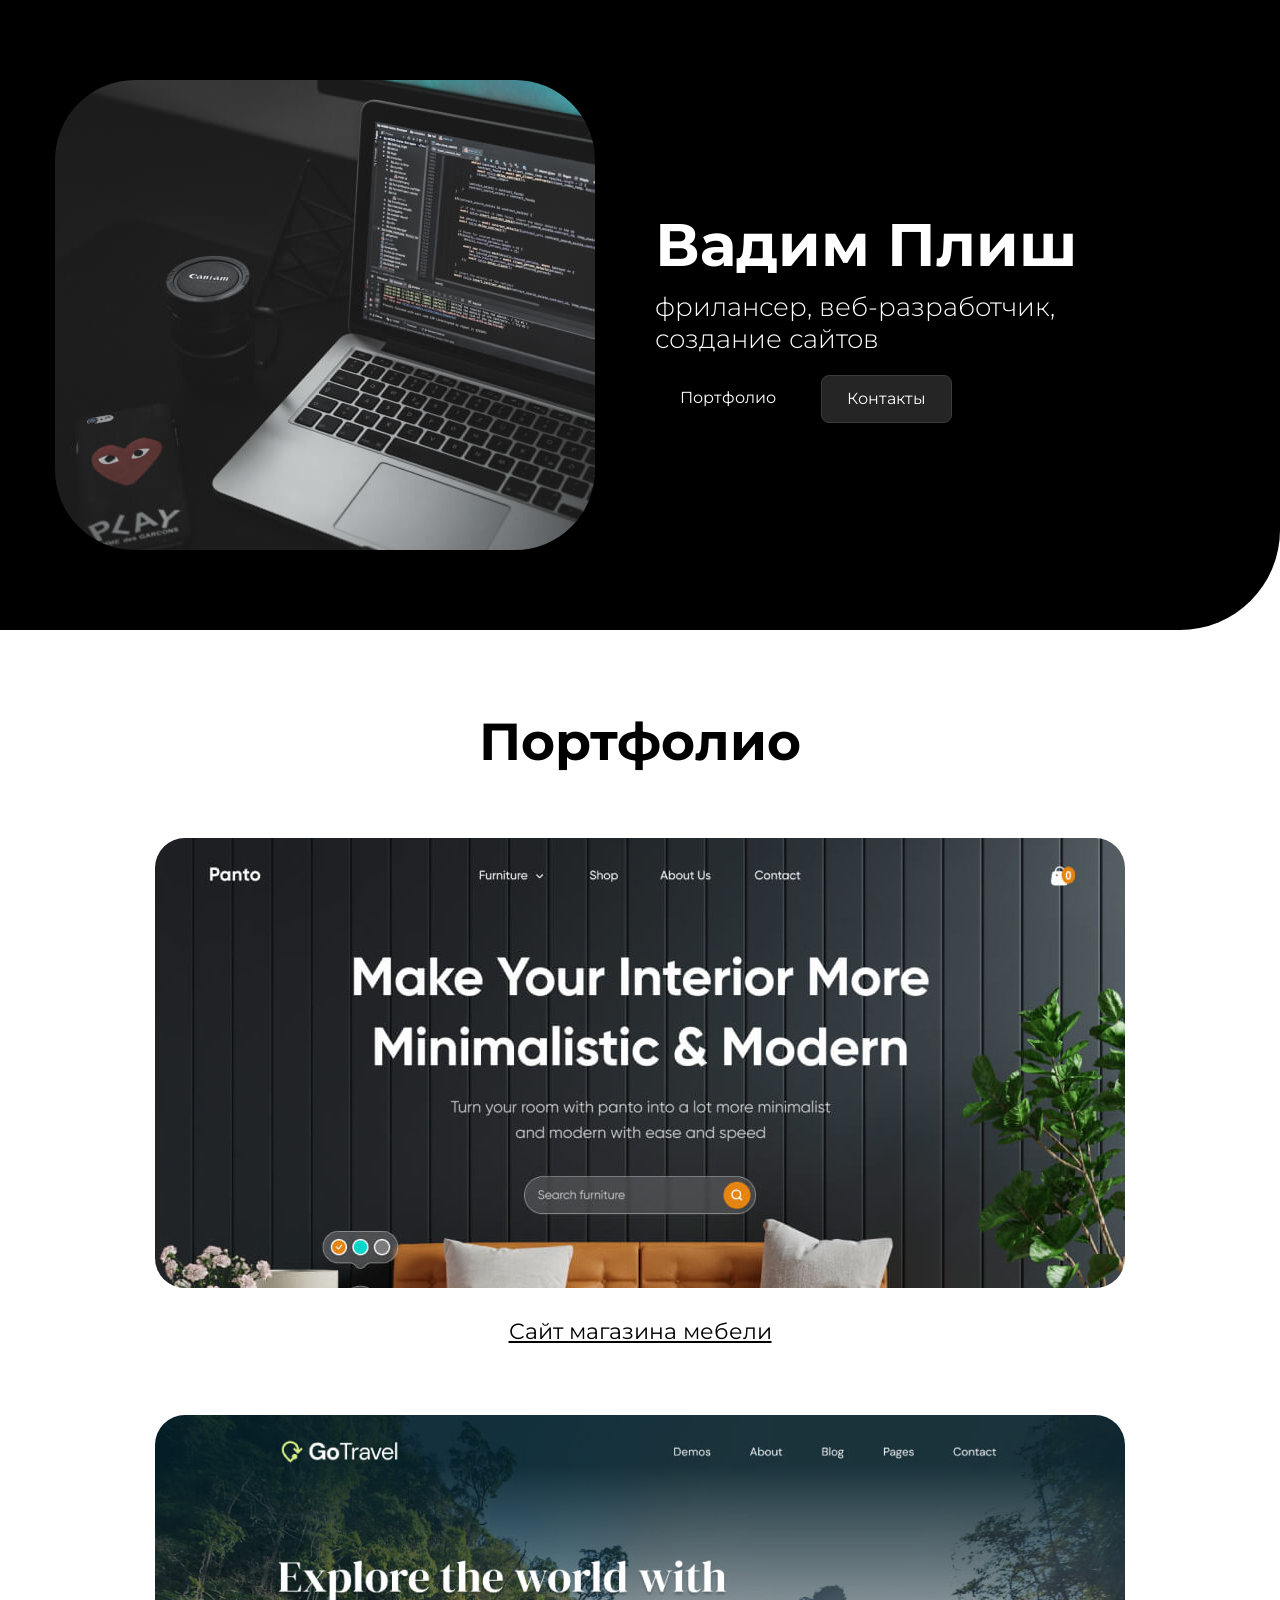
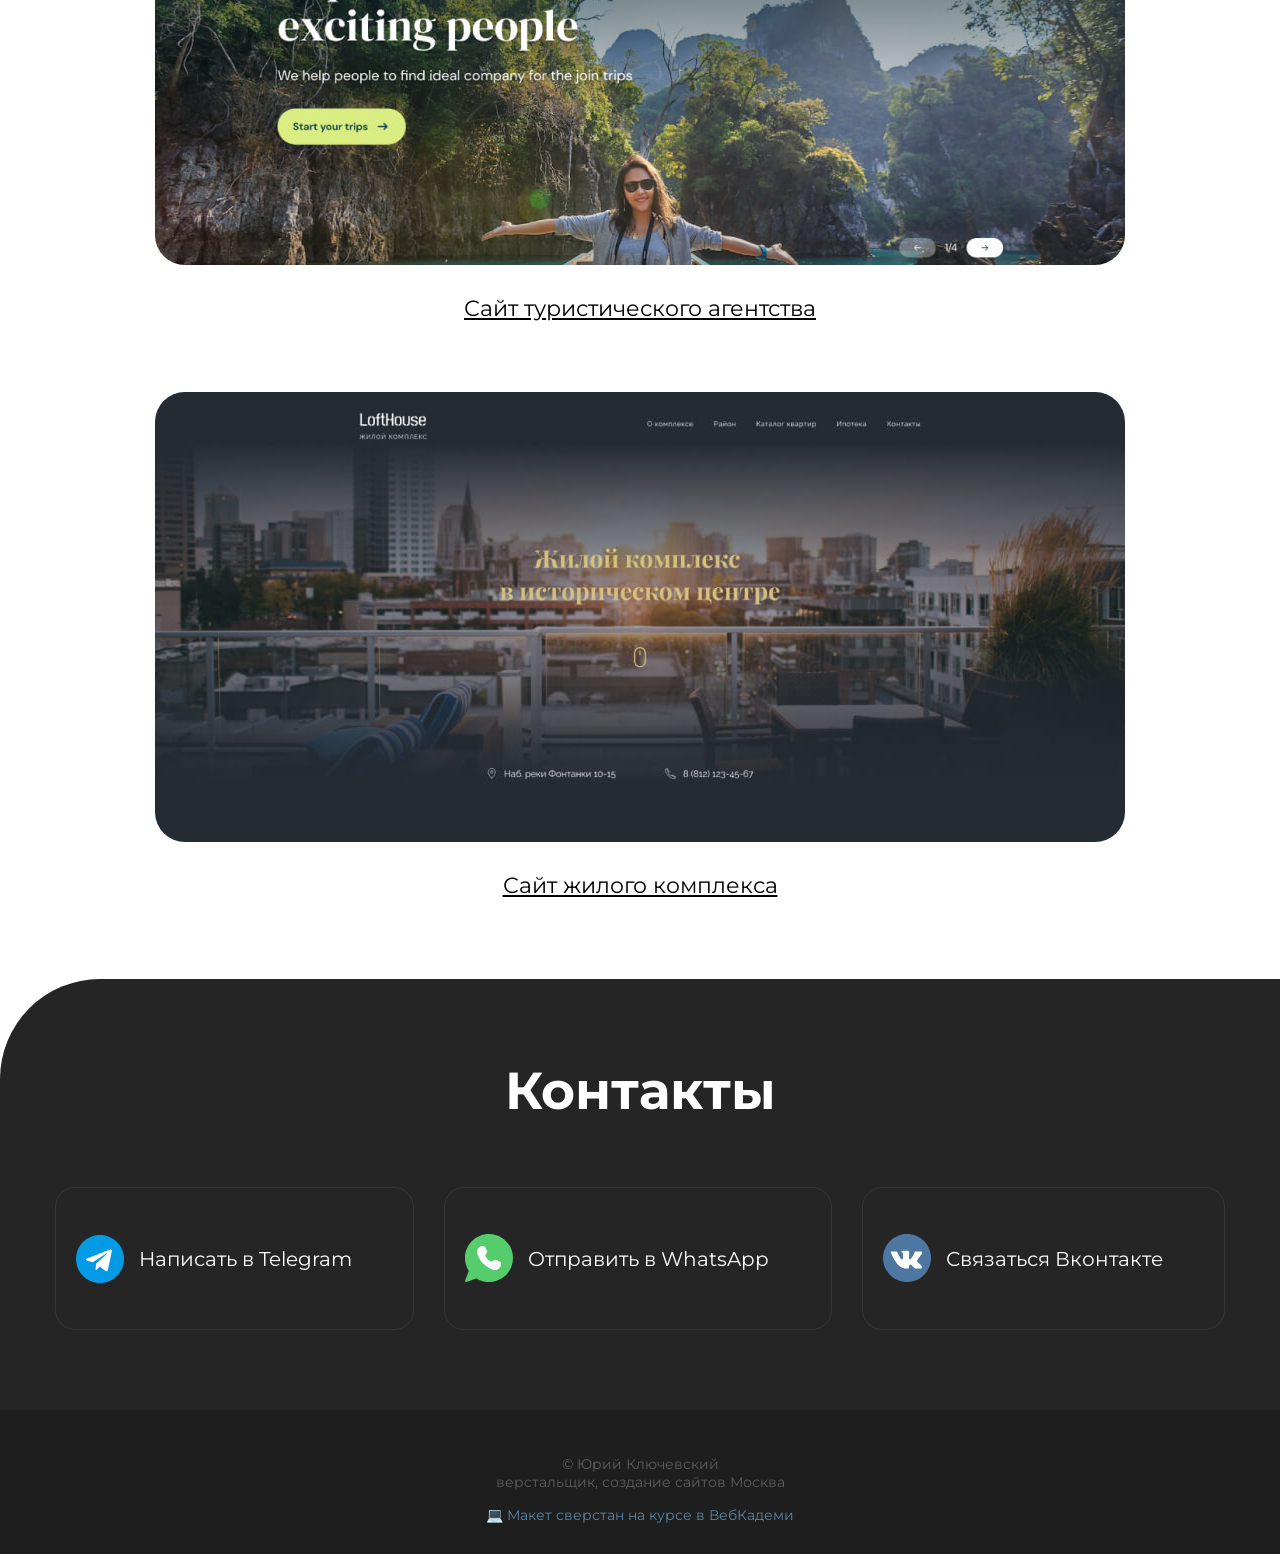
<file: index.html>
<!DOCTYPE html>
<html lang="ru">
<head>
    <meta charset="UTF-8">
    <meta name="viewport" content="width=device-width, initial-scale=1.0">
    <title>Портфолио</title>
    <link rel="stylesheet" href="./css/reset.css">
    <link rel="stylesheet" href="./css/main.css">
    <link rel="stylesheet" href="./css/media.css">

<link rel="icon" type="image/x-icon" href="./img/favicons/favicon.svg">
<link rel="apple-touch-icon" sizes="180x180" href="./img/favicons/apple-touch-icon.png">

</head>
<body>
    <header class="header">
        <video class="header-video" autoplay muted loop playsinline>
        <source src="./video/laptop.mp4" type="video/mp4">
        </video>

        <div class="container">
        <div class="header-row">
        <img src="./img/photo.jpg" srcset="./img/photo@2x.jpg 2x" alt="Photo" class="header-img">
       

<div class="header-desc">

<h1 class="header-tittle">Вадим Плиш</h1>
<p class="header-text">фрилансер, веб-разработчик,<br> создание сайтов</p>
<div class="header-btns">
    <a href="#portfolio" class="btn">Портфолио</a>
    <a href="#contacts" class="btn-outline">Контакты</a>
</div>
</div>

        </div>
        </div>
    </header>

    <main>
        <section class="portfolio" id="portfolio">
            <div class="container">
               <h2 class="portfolio-tittle">Портфолио</h2>
               
               <div class="projects">

                <article class="project">
                    <a href="./panto.html">
                    <img src="./img/portfolio/project-01.jpg" srcset="./img/portfolio/project-01@2x.jpg
                     2x" alt="Сайт магазина мебели" class="project-img">
                    </a>
                     <h3 class="project-tittle"><a href="./panto.html">Сайт магазина мебели</a></h3>
                
                </article>
               
                <article class="project">
                    <a href="./travel.html">
                    <img src="./img/portfolio/project-02.jpg" srcset="./img/portfolio/project-02@2x.jpg
                     2x" alt="Сайт туристического агентства" class="project-img">
                    </a>
                     <h3 class="project-tittle"><a href="./travel.html">Сайт туристического агентства</a></h3>
                
                </article>
               
                <article class="project">
                    <a href="./house.html">
                    <img src="./img/portfolio/project-03.jpg" srcset="./img/portfolio/project-03@2x.jpg
                     2x" alt="Сайт жилого комплекса" class="project-img">
                    </a>
                     <h3 class="project-tittle"><a href="http://127.0.0.1:5500/house.html">Сайт жилого комплекса</a></h3>
                
                </article>
               </div> 
            </div>
        </section>

        <section class="contacts" id="contacts">
            <div class="container">
                <h2 class="contacts-tittle">Контакты</h2>
                
<div class="messangers">
    <a href="https://t.me/vbn404" target="_blank" class="messanger">
        <img src="./img/icons/telegram.svg" alt="Telegram">
        Написать в Telegram</a>

    <a href="https://www.whatsapp.com/" target="_blank" class="messanger">
        <img src="./img/icons/whatsapp.svg" alt="WhatsApp">
        Отправить в WhatsApp</a>

    <a href="https://vk.ru/" target="_blank" class="messanger">
        <img src="./img/icons/vk.svg" alt="Вконтакте">
        Связаться Вконтакте</a>
</div>

            </div>
        </section>
    </main>

<footer class="footer">
<div class="container">
<div class="footer-inner">
<p>© Юрий Ключевский <br>верстальщик, создание сайтов Москва</p>
<p><a href="https://webcademy.ru/" target="_blank">💻 Макет сверстан на курсе в ВебКадеми</a></p>
</div>
</div>
</footer>

</body>
</html>
</file>
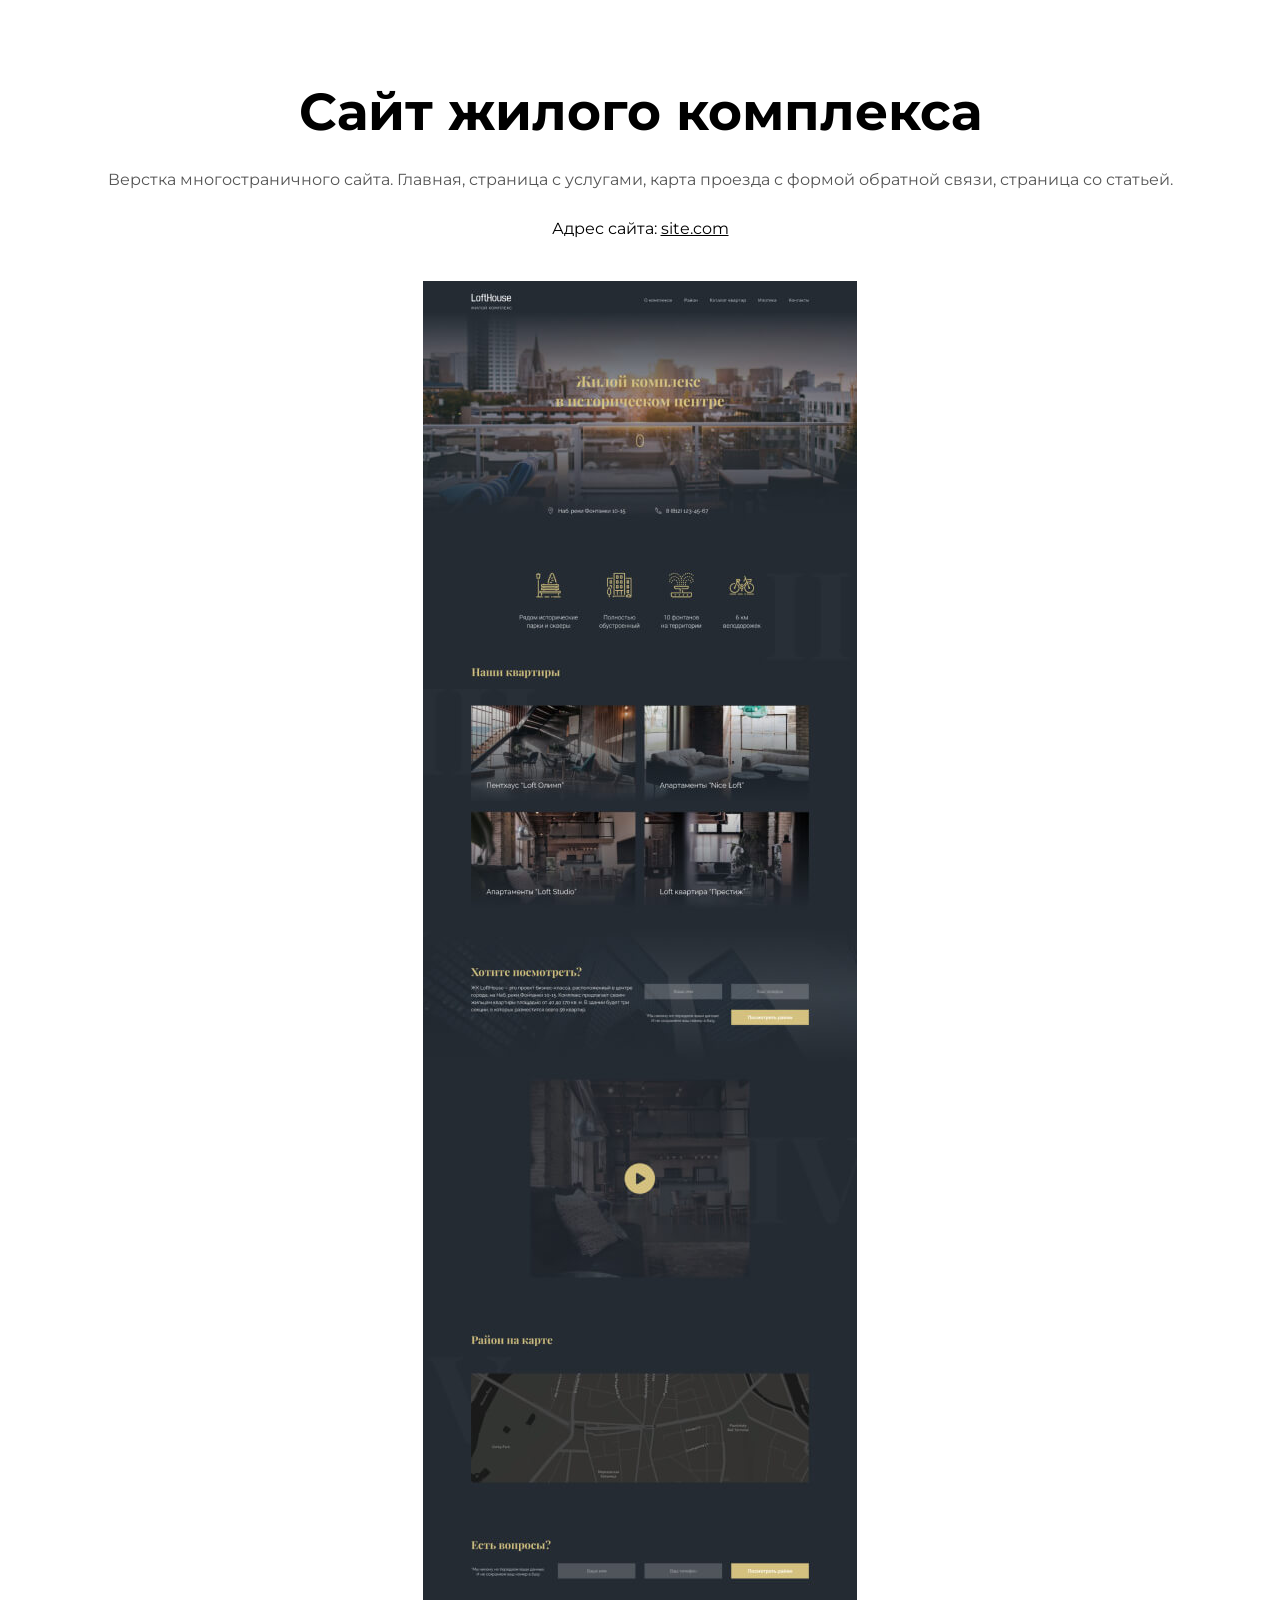
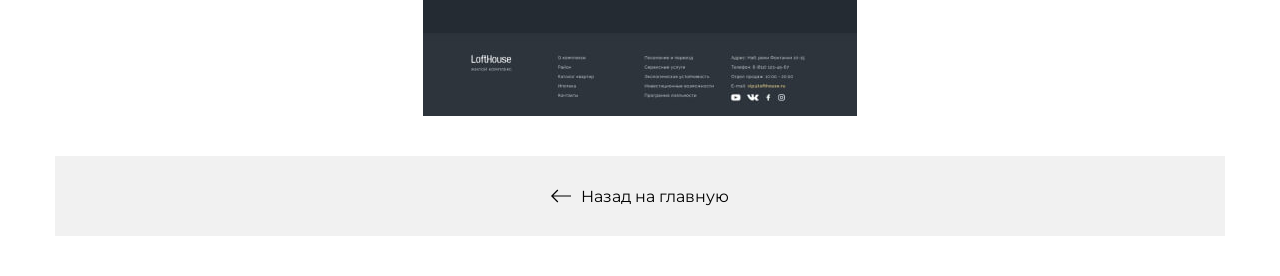
<file: house.html>
<!DOCTYPE html>
<html lang="en">

<head>
    <meta charset="UTF-8">
    <meta name="viewport" content="width=device-width, initial-scale=1.0">
    <title>Сайт жилого комплекса</title>
    <link rel="stylesheet" href="./css/reset.css">
    <link rel="stylesheet" href="./css/main.css">
    <link rel="stylesheet" href="./css/media.css">

<link rel="icon" type="image/x-icon" href="./img/favicons/favicon.svg">
<link rel="apple-touch-icon" sizes="180x180" href="./img/favicons/apple-touch-icon.png">

</head>

<body>

    <article class="inner-page">
        <div class="container">

            <div class="inner-page-details">
                <h1 class="inner-page-tittle">Сайт жилого комплекса</h1>

                <div class="inner-page-text">

                    <p>Верстка многостраничного сайта. Главная, страница с услугами, карта проезда с формой обратной связи, страница со
                    статьей.</p>

                    <p class="inner-page-link">Адрес сайта: <a href="#!"" target="_blank">site.com</a></p>
                </div>
            </div>

            <img class="inner-page-img" src="./img/projects/project-lofthouse.jpg"
                srcset="./img/projects/project-lofthouse@2x.jpg 2x" alt="Сайт туристического агентства">

            <a href="./index.html" class="inner-page-backlink">
                <img src="./img/icons/arrow-left.svg" alt="Назад на главную">
                Назад на главную
            </a>

        </div>

    </article>

</body>

</html>
</file>
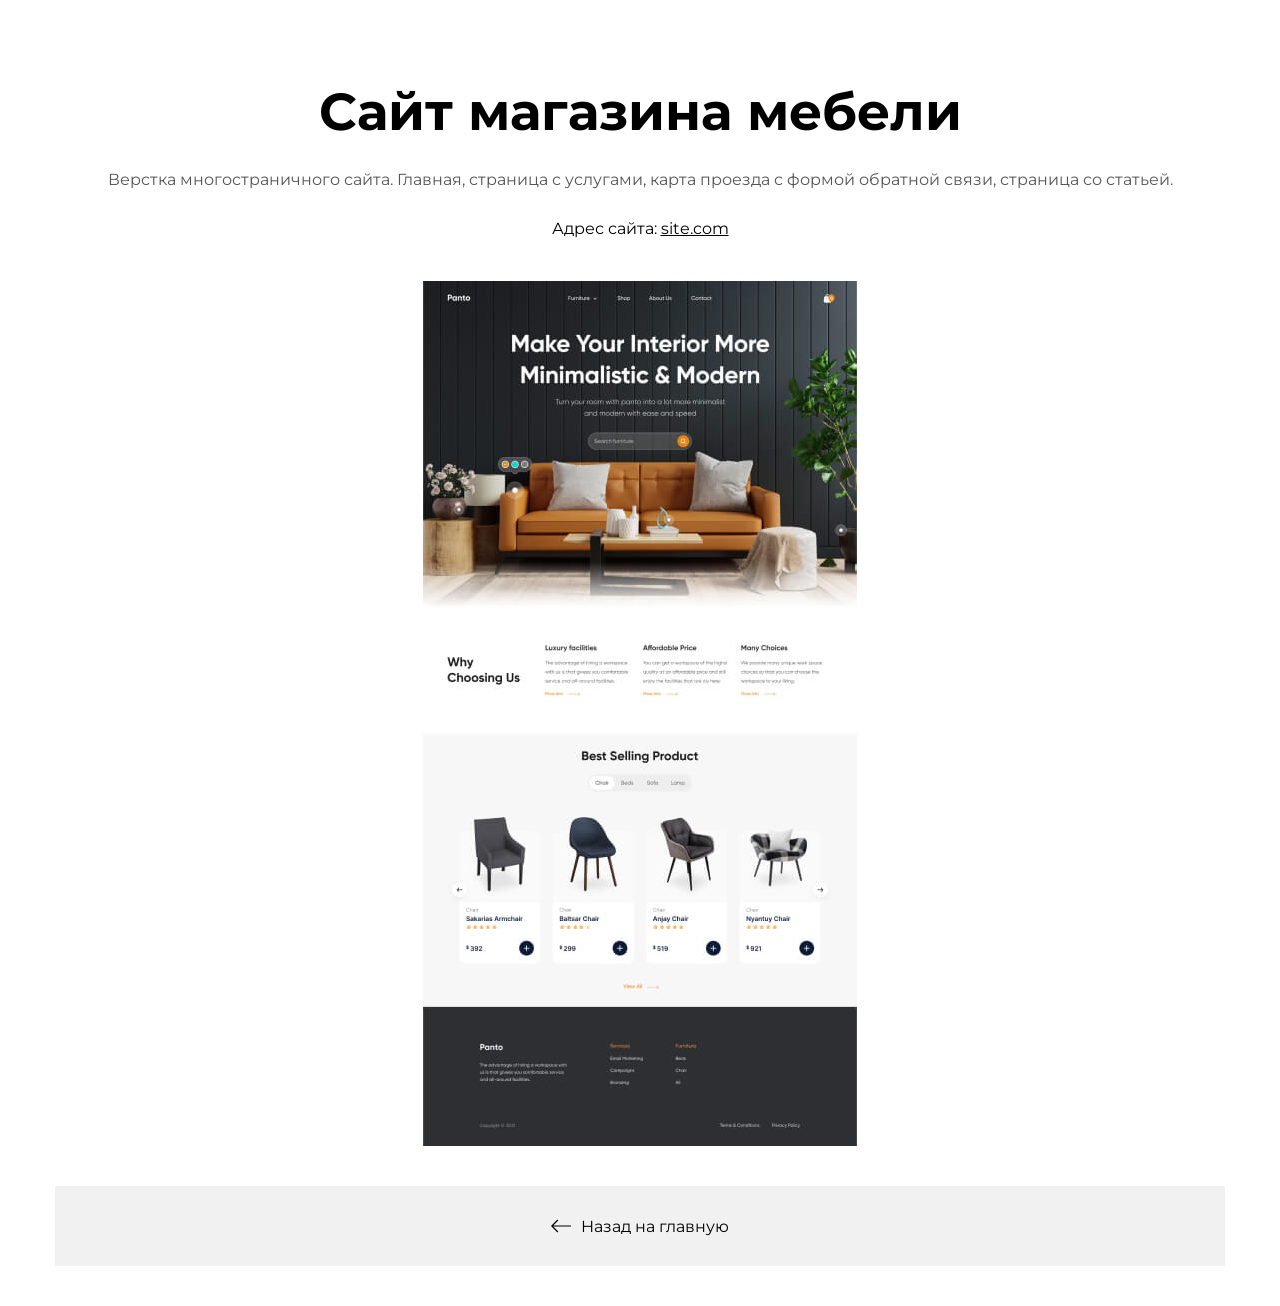
<file: panto.html>
<!DOCTYPE html>
<html lang="en">
<head>
    <meta charset="UTF-8">
    <meta name="viewport" content="width=device-width, initial-scale=1.0">
    <title>Сайт магазина мебели</title>
    <link rel="stylesheet" href="./css/reset.css">
    <link rel="stylesheet" href="./css/main.css">
    <link rel="stylesheet" href="./css/media.css">

<link rel="icon" type="image/x-icon" href="./img/favicons/favicon.svg">
<link rel="apple-touch-icon" sizes="180x180" href="./img/favicons/apple-touch-icon.png">

</head>
<body>

<article class="inner-page">
<div class="container">

<div class="inner-page-details">
<h1 class="inner-page-tittle">Сайт магазина мебели</h1>

<div class="inner-page-text">

    <p>Верстка многостраничного сайта. Главная, страница с услугами, карта проезда с формой обратной связи, страница со
        статьей.</p>
        
        <p class="inner-page-link">Адрес сайта: <a href="#!" target="_blank">site.com</a></p>
    </div>
</div>
    
    <img class="inner-page-img" src="./img/projects/project-panto-full.jpg" srcset="./img/projects/project-panto-full@2x.jpg 2x" alt="Сайт магазина мебели">
    
    <a href="./index.html" class="inner-page-backlink">
        <img src="./img/icons/arrow-left.svg" alt="Назад на главную">
        Назад на главную
    </a>
    
</div>

</article>

</body>

</html>
</file>
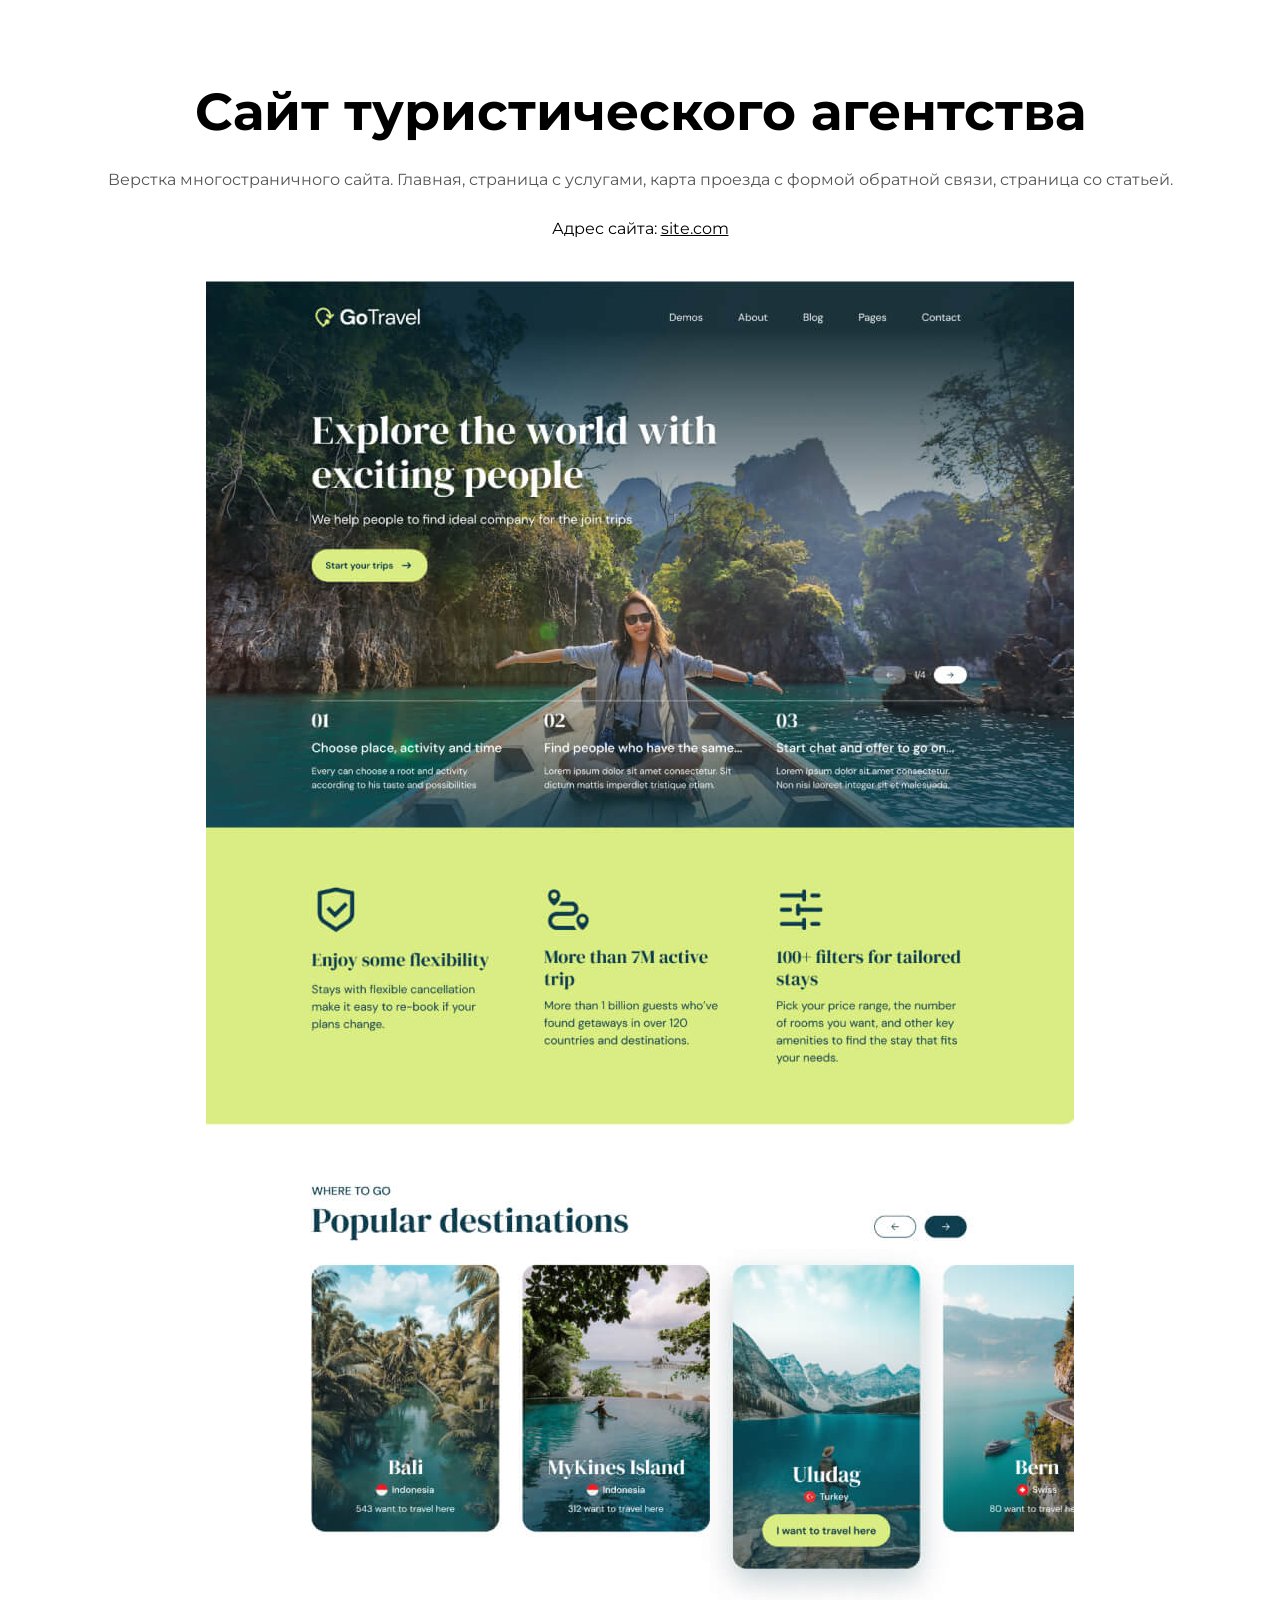
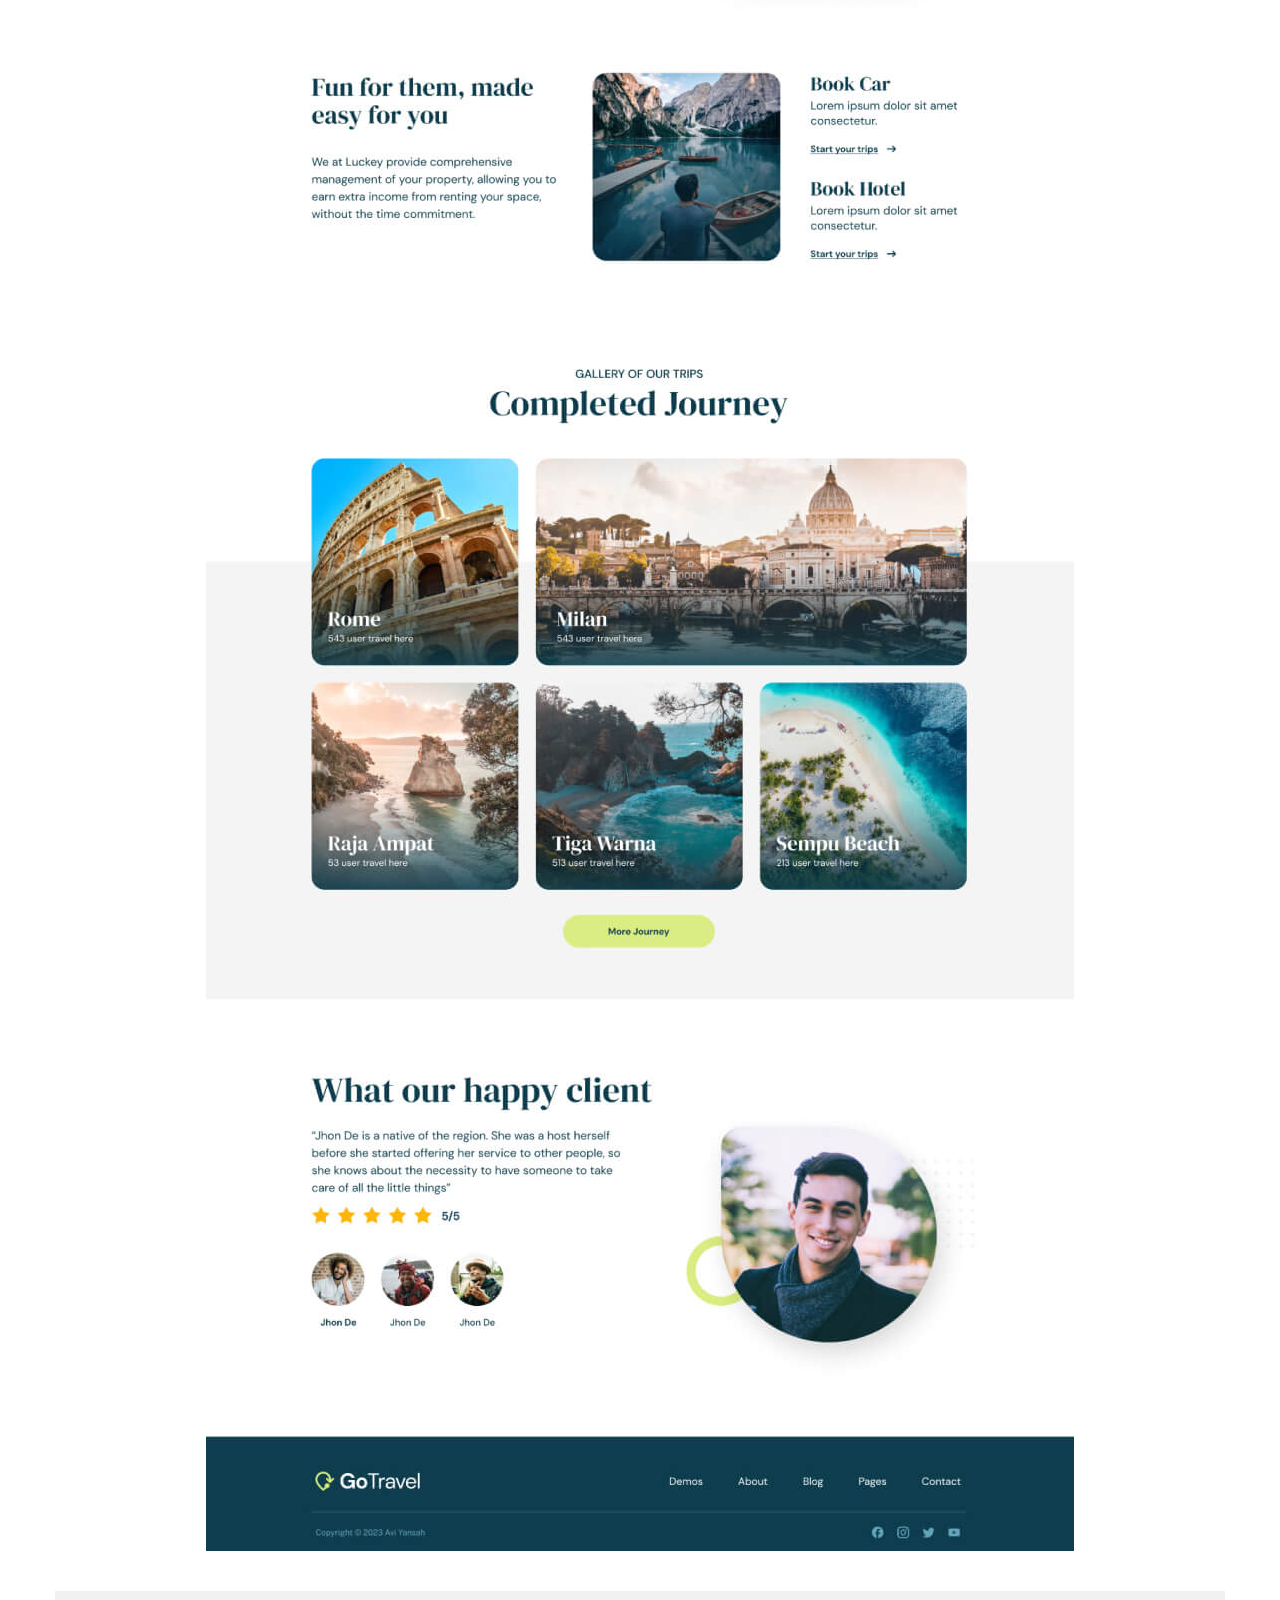
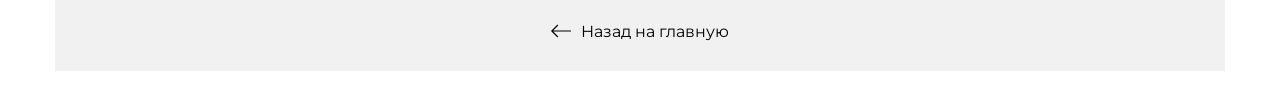
<file: travel.html>
<!DOCTYPE html>
<html lang="en">

<head>
    <meta charset="UTF-8">
    <meta name="viewport" content="width=device-width, initial-scale=1.0">
    <title>Сайт туристического агентства</title>
    <link rel="stylesheet" href="./css/reset.css">
    <link rel="stylesheet" href="./css/main.css">
    <link rel="stylesheet" href="./css/media.css">

<link rel="icon" type="image/x-icon" href="./img/favicons/favicon.svg">
<link rel="apple-touch-icon" sizes="180x180" href="./img/favicons/apple-touch-icon.png">

</head>

<body>

    <article class="inner-page">
        <div class="container">

            <div class="inner-page-details">
                <h1 class="inner-page-tittle">Сайт туристического агентства</h1>

                <div class="inner-page-text">

                    <p>Верстка многостраничного сайта. Главная, страница с услугами, карта проезда с формой обратной связи, страница со
                    статьей.</p>

                    <p class="inner-page-link">Адрес сайта: <a href="#!" target="_blank">site.com</a></p>
                </div>
            </div>

            <img class="inner-page-img" src="./img/projects/project-go-travel.jpg"
                srcset="./img/projects/project-go-travel@2x.jpg" alt="Сайт туристического агентства">

            <a href="./index.html" class="inner-page-backlink">
                <img src="./img/icons/arrow-left.svg" alt="Назад на главную">
                Назад на главную
            </a>

        </div>

    </article>

</body>

</html>
</file>
<file: css/main.css>
@import url('https://fonts.googleapis.com/css2?family=Montserrat:ital,wght@0,100..900;1,100..900&display=swap');

/* Base */
html {
    scroll-behavior: smooth;
}

body {
font-family: "Montserrat",
sans-serif;
font-optical-sizing: auto;
font-weight: 400;
font-style: normal; 
}
 
.container {
    max-width: 1200px;
    margin: 0 auto;
    padding: 0 15px;
}

.none {
    display: none !important;
}

/* Header */
.header {
    position: relative;
    overflow: hidden;

    padding-top: 80px;
    padding-bottom: 80px;

    border-bottom-right-radius: 100px;
    /*background: #252525 linear-gradient(115.46deg, #2f2f2f 20.75%, #202020 80.24%);*/
    background-color: #000000;
    color: #ffffff; 
}

.header .container {
    position: relative;
    z-index: 9;
}

.header-video {
position: absolute;
left: 0;
top: 0;
width: 100%;
height: 100%;
object-fit: cover;
object-position: center;
border-bottom-right-radius: 100px;

opacity: 0.5;
}

.header-row {
    position: relative;
    z-index: 1;
    display: flex;
    flex-direction: row;
    align-items: center;
    column-gap: 60px;
}

.header-img {
border-radius: 80px;    
}

.header-tittle {
    margin-bottom: 10px;
    font-weight: 700;
    font-size: 60px;
}

.header-text {
margin-bottom: 20px;    
font-weight: 300;
font-size: 26px;    
}

.header-btns {
display: flex;
column-gap: 20px;
}

.btn {
    height: 48px;
    padding-top: 15px;
    padding-left: 25px;
    padding-right: 25px;
background-color: #000000;
border-radius: 8px;

color: #ffffff;
line-height: 1;

transition: all 0.2s ease-in;
}

.btn:hover {
    background-color: #1782cf;
}

.btn-outline {
    height: 48px;
        padding-top: 15px;
        padding-left: 25px;
        padding-right: 25px;
        background-color: #252525;
        
        border: 1px solid #3B3B3B;
        border-radius: 8px;

        color: #ffffff;
        line-height: 1;

        transition: all 0.2s ease-in;
}

.btn-outline:hover {
    border-color: #1782cf;
}

/*Portfolio*/

.portfolio {
    padding: 80px 0; 
}

.portfolio-tittle {
    margin-bottom: 65px;
    font-size: 52px;
    font-weight: 700;
    text-align: center;
}

.projects {
display: flex;
flex-direction: column;
row-gap: 70px;
align-items: center;

}

.project {
  text-align: center;

}

.project-img {
margin-bottom: 30px;
border-radius: 30px;

transition: opacity 0.2s ease-in;
}

.project-img:hover {
   opacity: 0.8; 
}

.project-tittle {
font-size: 22px;
}

.project-tittle {
    color: #000000;
    text-decoration: underline;
}

.project-tittle a {
    color: #000000;
}

/*Contacts*/

.contacts {
    padding: 80px 0;
border-top-left-radius: 100px;
background-color: #252525;
color: #fff;
}

.contacts-tittle {
    margin-bottom: 65px;
    font-size: 52px;
    font-weight: 700;
text-align: center;
}

.messangers {
 display: flex;
 column-gap: 30px;    
 flex-wrap: wrap;
 row-gap: 30px;
}

.messanger {
    flex-grow: 1;

    display: flex;
    column-gap: 15px;
    align-items: center;

    padding: 46px 20px;
    border-radius: 20px;
    border: 1px solid #363636;

    color: #fff;
    font-size: 20px;

    transition: background-color 0.2s ease-in;
}

.messanger:hover {
    background-color: #1e1e1e;
}

/*Footer*/

.footer {
padding: 30px 0;
background-color: #1E1E1E;

color: #5D5D5D;
}

.footer a {
color: #5886A8;
}

.footer-inner {
font-size: 14px;
text-align: center;
}

.footer-inner p {
margin-top: 15px;
}

/*inner-page*/

.inner-page {
    padding: 80px 0 40px;
}

.inner-page-details {
display: flex;
flex-direction: column;
row-gap: 25px;
align-items: center;

    margin-bottom: 40px;
    text-align: center;
}

.inner-page-tittle {
    font-size: 52px;
    font-weight: 700;
}

.inner-page-text {
    width: 100%;
    min-width: 570px;

    display: flex;
    flex-direction: column;
    row-gap: 25px;

    color: #555555;
    line-height: 1.5;
}

.inner-page-link {
    color: #000;
}
.inner-page-link a {
    color: #000;
    text-decoration: underline;
}

.inner-page-img {
    display: block;
    margin: 0 auto;
    margin-bottom: 40px;

}

.inner-page-backlink {
    width: 100%;
    min-width: 770px;
    padding: 30px;
    margin: 0 auto;

    display: flex;
    column-gap: 10px;
    align-items: center;
    justify-content: center;
    
    background-color: #f1f1f1;
    text-align: center;
    color: #000;

    transition: all 0.2s ease-in;
}

.inner-page-backlink:hover {
    background-color: #dedede;
}
</file>
<file: css/media.css>
@media (max-width: 1080px){
.header-row {
        column-gap: 30px;
    }

.header-img {
    width: 300px;
    border-radius: 30px;
}

.header-tittle {
    font-size: 52px;
}


.header-text {
    font-size: 22px;
}

.portfolio-tittle {
    font-size: 42px;
}

.contacts-tittle {
    font-size: 42px;
}

.inner-page-tittle {
    font-size: 42px;
}

}

@media (max-width: 767px) {
    .header {
        padding-top: 20px;
        padding-bottom: 40px;
        border-bottom-right-radius: 60px;
    }

.header-video {
   border-bottom-right-radius: 60px;
}

.header-row {
    flex-direction: column;
    align-items: flex-start;
    row-gap: 20px;
}


.header-img {
    max-width: 100%;
    width: auto;
}

.header-tittle {
    font-size: 32px;
}

.header-text {
    font-size: 18px;
}

/* BTNS */

.btn,
.btn-outline {
    height: 42px;
    padding: 12px 15px 0;
}

/* PORTFOLIO */

.portfolio {
    padding: 40px 0;
}

.portfolio-tittle {
    margin-bottom: 30px;
    font-size: 28px;
}

.projects {
 row-gap: 30px;   
}

.project-img {
    margin-bottom: 20px;
    border-radius: 14px;
}

.project-tittle {
    font-size: 16px;
}

/* Contacts */

.contacts {
    padding: 40px 0;
    border-top-left-radius: 60px;
}

.contacts-tittle {
    margin-bottom: 30px;
    font-size: 28px;
}

.messangers {
gap: 20px;    
}

.messanger {
    padding: 32px 20px;
    border-radius: 12px;
    font-size: 16px;

}

/* Footer */

.footer-inner {
    font-size: 12px;
}

/* INNER-PAGE */

.inner-page {
    padding: 40px 0 20px;
}

.inner-page-details {
    display: flex;
    flex-direction: column;
    row-gap: 20px;
    margin-bottom: 20px;
}

.inner-page-tittle {
    margin-bottom: 20px;
    font-size: 28px;
}

.inner-page-text {
    width: 100%;
    min-width: 0;
    display: flex;
    flex-direction: column;
    row-gap: 20px;
}

.inner-page-img {
    width: 100%;
    margin-bottom: 20px;
}

.inner-page-backlink {
    width: 100%;
    min-width: 0;
    padding: 20px;
}

}
</file>
